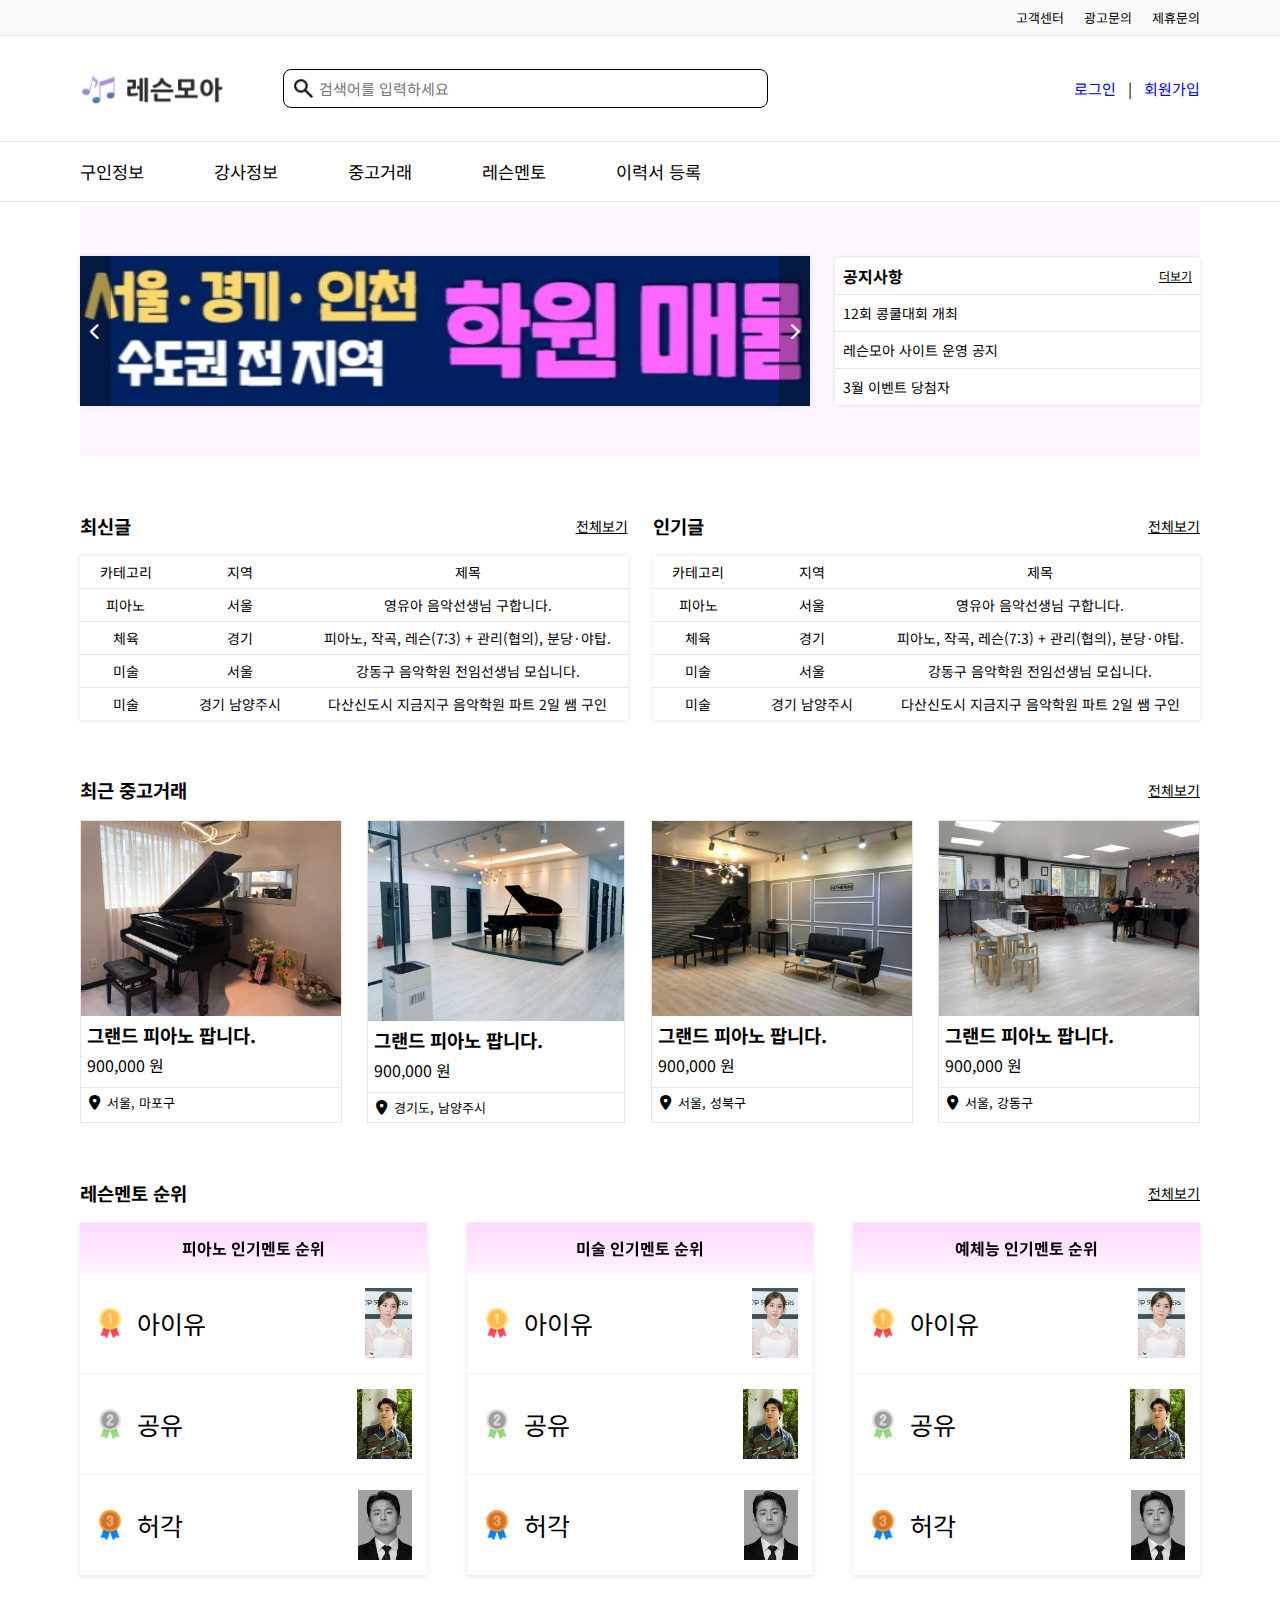
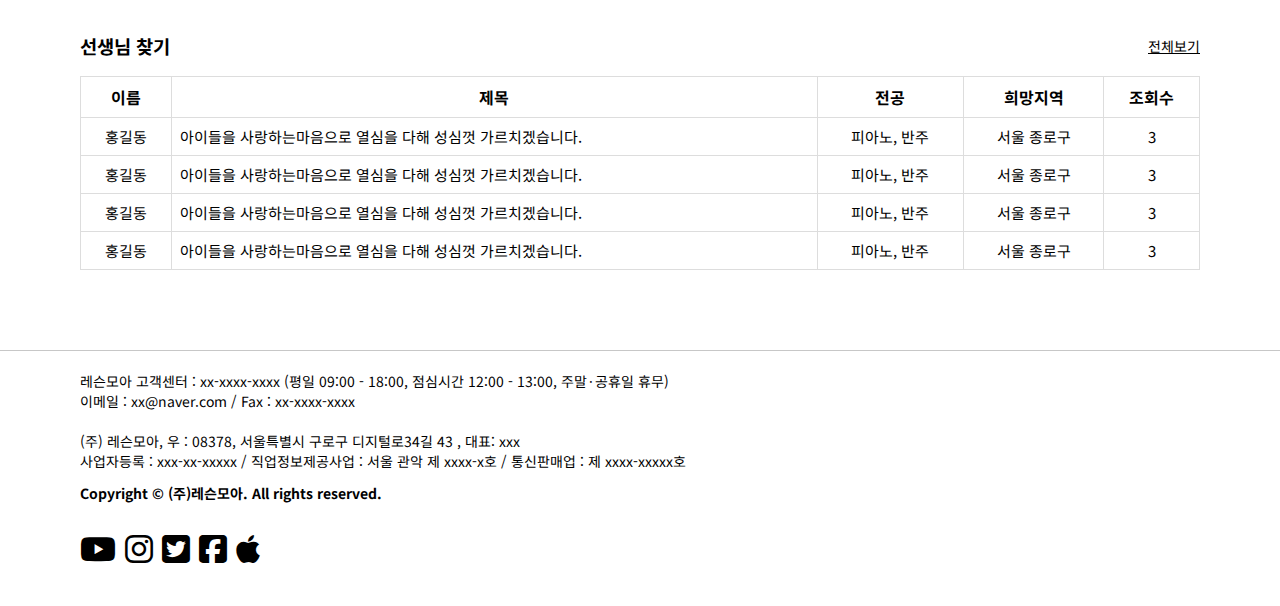
<file: index.html>
<!DOCTYPE html>
<html lang="ko">
  <head>
    <meta charset="UTF-8" />
    <meta name="viewport" content="width=device-width, initial-scale=1.0" />
    <!-- 메인 CSS -->
    <link rel="stylesheet" href="./css/main.css" />
    <!-- 메인JS 불러오기 : 모듈로 불러오기 -->
    <script type="module" src="./js/main.js"></script>
    <title>레슨모아</title>
  </head>

  <body>
    <header>
    <!-- 1. 상단 공통 영역 -->
        <!-- 1-1. lnb 영역 -->
        <div class="lnb"></div>

        <!-- 구분선 -->
        <div class="divider"></div>

        <!-- 1-2. header-info 영역 -->
        <div class="header-info pt-30 pb-30"></div>

        <!-- 구분선 -->
        <div class="divider"></div>

        <!-- 1-3. gnb 영역 -->
        <div class="gnb"></div>
        
        <!-- 구분선 -->
        <div class="divider"></div>
    </header>

      <!-- 2. 메인영역 -->
      <main class="main-area">
        <div class="inner">
          <div class="bn-area">
            <div class="cont-box pt-50 pb-50">
              <div class="col-8">
                <!-- 배너 영역 -->
                <div class="banner inbox">
                  <img src="./images/banner_1.jpg" class="banner-image active" alt="배너1" />
                  <img src="./images/banner_2.png" class="banner-image" alt="배너2" />
                  <img src="./images/banner_3.png" class="banner-image" alt="배너3" />
                  <img src="./images/banner_4.png" class="banner-image" alt="배너4" />
                  <i class="prev fa-solid fa-chevron-left"></i>
                  <i class="next fa-solid fa-chevron-right"></i>
                </div>
              </div>
              <div class="col-4">
                <!-- 공지사항 영역 -->
                <div class="notice inbox">
                  <div class="notice-title">
                    <h4>공지사항</h4>
                    <span> 더보기 </span>
                  </div>
                  <div class="notice-content">
                    <span> 12회 콩쿨대회 개최 </span>
                  </div>
                  <div class="notice-content">
                    <span> 레슨모아 사이트 운영 공지 </span>
                  </div>
                  <div class="notice-content">
                    <span> 3월 이벤트 당첨자 </span>
                  </div>
                </div>
              </div>
            </div>
          </div>
          <!-- 최신글, 인기글 영역 -->
          <div class="cont-box pt-50">
            <div class="col-6">
              <div class="cont-title">
                <h3>최신글</h3>
                <span> 전체보기 </span>
              </div>
              <div class="new-content inbox">
                <div class="new-category">
                  <span>카테고리</span>
                  <span>지역</span>
                  <span>제목</span>
                </div>
                <div class="new-category">
                  <span>피아노</span>
                  <span>서울</span>
                  <span>영유아 음악선생님 구합니다.</span>
                </div>
                <div class="new-category">
                  <span>체육</span>
                  <span>경기</span>
                  <span>피아노, 작곡, 레슨(7:3) + 관리(협의), 분당·야탑.</span>
                </div>
                <div class="new-category">
                  <span>미술</span>
                  <span>서울</span>
                  <span>강동구 음악학원 전임선생님 모십니다.</span>
                </div>
                <div class="new-category">
                  <span>미술</span>
                  <span>경기 남양주시</span>
                  <span>다산신도시 지금지구 음악학원 파트 2일 쌤 구인</span>
                </div>
              </div>
            </div>
            <div class="col-6">
              <div class="cont-title">
                <h3>인기글</h3>
                <span> 전체보기 </span>
              </div>
              <div class="pop-content inbox">
                <div class="pop-category">
                  <span>카테고리</span>
                  <span>지역</span>
                  <span>제목</span>
                </div>
                <div class="pop-category">
                  <span>피아노</span>
                  <span>서울</span>
                  <span>영유아 음악선생님 구합니다.</span>
                </div>
                <div class="pop-category">
                  <span>체육</span>
                  <span>경기</span>
                  <span>피아노, 작곡, 레슨(7:3) + 관리(협의), 분당·야탑.</span>
                </div>
                <div class="pop-category">
                  <span>미술</span>
                  <span>서울</span>
                  <span>강동구 음악학원 전임선생님 모십니다.</span>
                </div>
                <div class="pop-category">
                  <span>미술</span>
                  <span>경기 남양주시</span>
                  <span>다산신도시 지금지구 음악학원 파트 2일 쌤 구인</span>
                </div>
              </div>
            </div>
          </div>

          <!-- 최근 중고거래 영역 -->
          <div class="cont-box pt-50">
            <div class="col-12">
              <div class="cont-title">
                <h3>최근 중고거래</h3>
                <span> 전체보기 </span>
              </div>
              <ul class="products">
                <li class="product">
                  <a href="#">
                    <img src="./images/lesson_1.jpg" alt="피아노 이미지" />
                  </a>
                  <h3>그랜드 피아노 팝니다.</h3>
                  <p class="pay">900,000 원</p>
                  <div class="location">
                    <i class="fa-solid fa-location-dot"></i>
                    <p>서울, 마포구</p>
                  </div>
                </li>
                <li class="product">
                  <a href="#">
                    <img src="./images/lesson_2.jpg" alt="피아노 이미지" />
                  </a>
                  <h3>그랜드 피아노 팝니다.</h3>
                  <p class="pay">900,000 원</p>
                  <div class="location">
                    <i class="fa-solid fa-location-dot"></i>
                    <p>경기도, 남양주시</p>
                  </div>
                </li>
                <li class="product">
                  <a href="#">
                    <img src="./images/lesson_3.jpg" alt="피아노 이미지" />
                  </a>
                  <h3>그랜드 피아노 팝니다.</h3>
                  <p class="pay">900,000 원</p>
                  <div class="location">
                    <i class="fa-solid fa-location-dot"></i>
                    <p>서울, 성북구</p>
                  </div>
                </li>
                <li class="product">
                  <a href="#">
                    <img src="./images/lesson_4.jpg" alt="피아노 이미지" />
                  </a>
                  <h3>그랜드 피아노 팝니다.</h3>
                  <p class="pay">900,000 원</p>
                  <div class="location">
                    <i class="fa-solid fa-location-dot"></i>
                    <p>서울, 강동구</p>
                  </div>
                </li>
              </ul>
            </div>
          </div>
          <!-- 레슨멘토 순위 영역 -->
          <div class="cont-box pt-50">
            <div class="col-12">
              <div class="cont-title">
                <h3>레슨멘토 순위</h3>
                <span> 전체보기 </span>
              </div>
              <div class="mentos">
                <div class="col-4 inbox">
                  <div class="mento-title">
                    <h4>피아노 인기멘토 순위</h4>
                  </div>
                  <div class="mento-cont">
                    <img src="./images/medal-gold.png" alt="금메달" />
                    <span> 아이유 </span>
                    <img src="./images/mento_1.jpg" alt="얼굴사진" />
                  </div>
                  <div class="mento-cont">
                    <img src="./images/medal-silver.png" alt="금메달" />
                    <span> 공유 </span>
                    <img src="./images/mento_4.jpg" alt="얼굴사진" />
                  </div>
                  <div class="mento-cont">
                    <img src="./images/medal-bronze.png" alt="동메달" />
                    <span> 허각 </span>
                    <img src="./images/mento_3.jpg" alt="얼굴사진" />
                  </div>
                </div>
                <div class="col-4 inbox">
                  <div class="mento-title">
                    <h4>미술 인기멘토 순위</h4>
                  </div>
                  <div class="mento-cont">
                    <img src="./images/medal-gold.png" alt="금메달" />
                    <span> 아이유 </span>
                    <img src="./images/mento_1.jpg" alt="얼굴사진" />
                  </div>
                  <div class="mento-cont">
                    <img src="./images/medal-silver.png" alt="금메달" />
                    <span> 공유 </span>
                    <img src="./images/mento_4.jpg" alt="얼굴사진" />
                  </div>
                  <div class="mento-cont">
                    <img src="./images/medal-bronze.png" alt="동메달" />
                    <span> 허각 </span>
                    <img src="./images/mento_3.jpg" alt="얼굴사진" />
                  </div>
                </div>
                <div class="col-4 inbox">
                  <div class="mento-title">
                    <h4>예체능 인기멘토 순위</h4>
                  </div>
                  <div class="mento-cont">
                    <img src="./images/medal-gold.png" alt="금메달" />
                    <span> 아이유 </span>
                    <img src="./images/mento_1.jpg" alt="얼굴사진" />
                  </div>
                  <div class="mento-cont">
                    <img src="./images/medal-silver.png" alt="금메달" />
                    <span> 공유 </span>
                    <img src="./images/mento_4.jpg" alt="얼굴사진" />
                  </div>
                  <div class="mento-cont">
                    <img src="./images/medal-bronze.png" alt="동메달" />
                    <span> 허각 </span>
                    <img src="./images/mento_3.jpg" alt="얼굴사진" />
                  </div>
                </div>
              </div>
            </div>
          </div>
          <!-- 선생님 찾기 영역 -->
          <div class="cont-box pt-50">
            <div class="col-12">
              <div class="cont-title">
                <h3>선생님 찾기</h3>
                <span> 전체보기 </span>
              </div>
              <div class="teacher">
                <table>
                  <thead>
                    <tr>
                      <th>이름</th>
                      <th>제목</th>
                      <th>전공</th>
                      <th>희망지역</th>
                      <th>조회수</th>
                    </tr>
                  </thead>
                  <tbody>
                    <tr>
                      <td>홍길동</td>
                      <td>아이들을 사랑하는마음으로 열심을 다해 성심껏 가르치겠습니다.</td>
                      <td>피아노, 반주</td>
                      <td>서울 종로구</td>
                      <td>3</td>
                    </tr>
                    <tr>
                      <td>홍길동</td>
                      <td>아이들을 사랑하는마음으로 열심을 다해 성심껏 가르치겠습니다.</td>
                      <td>피아노, 반주</td>
                      <td>서울 종로구</td>
                      <td>3</td>
                    </tr>
                    <tr>
                      <td>홍길동</td>
                      <td>아이들을 사랑하는마음으로 열심을 다해 성심껏 가르치겠습니다.</td>
                      <td>피아노, 반주</td>
                      <td>서울 종로구</td>
                      <td>3</td>
                    </tr>
                    <tr>
                      <td>홍길동</td>
                      <td>아이들을 사랑하는마음으로 열심을 다해 성심껏 가르치겠습니다.</td>
                      <td>피아노, 반주</td>
                      <td>서울 종로구</td>
                      <td>3</td>
                    </tr>
                  </tbody>
                </table>
              </div>
            </div>
          </div>
        </div>
      </main>

      <!-- 3. 하단영역 -->
      <footer class="footer-area">
        <div class="inner">
          <div class="footer-info">
            <p>
              레슨모아 고객센터 : xx-xxxx-xxxx (평일 09:00 - 18:00, 점심시간 12:00 - 13:00,
              주말·공휴일 휴무)
              <br />
              이메일 : xx@naver.com / Fax : xx-xxxx-xxxx
              <br /><br />
              (주) 레슨모아, 우 : 08378, 서울특별시 구로구 디지털로34길 43 , 대표: xxx
              <br />
              사업자등록 : xxx-xx-xxxxx / 직업정보제공사업 : 서울 관악 제 xxxx-x호 / 통신판매업 : 제
              xxxx-xxxxx호
              <br />
            </p>
          </div>
          <div class="footer-copyright">Copyright &copy; (주)레슨모아. All rights reserved.</div>
          <div class="footer-social">
            <i class="fa-brands fa-youtube"></i>
            <i class="fa-brands fa-instagram"></i>
            <i class="fa-brands fa-square-twitter"></i>
            <i class="fa-brands fa-square-facebook"></i>
            <i class="fa-brands fa-apple"></i>
          </div>
        </div>
      </footer>
    </div>
  </body>
</html>
</file>
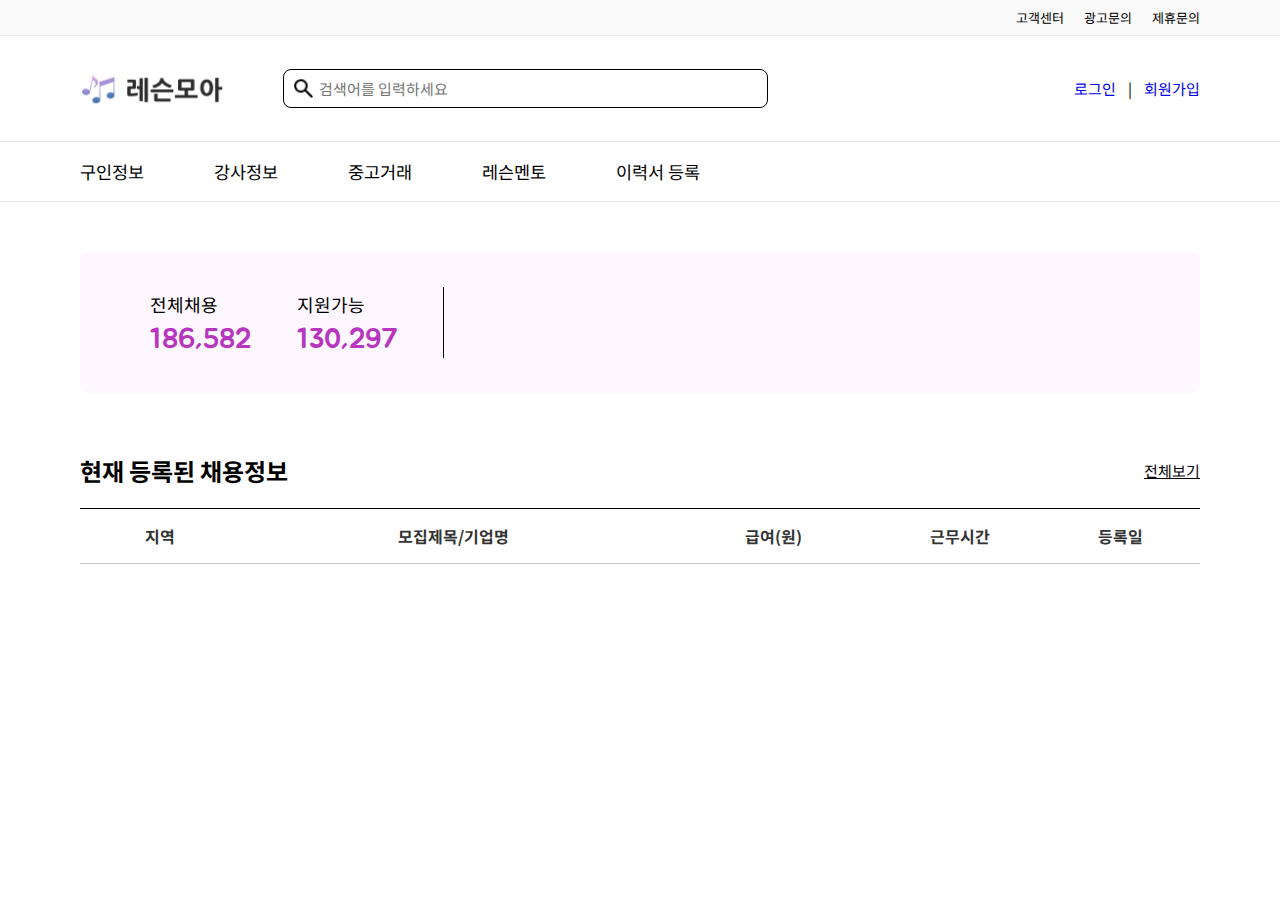
<file: page/subpage1.html>
<!DOCTYPE html>
<html lang="en">
  <head>
    <meta charset="UTF-8" />
    <meta name="viewport" content="width=device-width, initial-scale=1.0" />
    <!-- 메인 CSS -->
    <link rel="stylesheet" href="../css/main.css" />
    <!-- 서브페이지1 JS 불러오기 : 모듈로 불러오기 -->
    <script type="module" src="../js/subpage1.js"></script>
    <title>레슨모아</title>
  </head>

  <body>
    <header>
      <!-- 1. 상단 공통 영역 -->
      <!-- 1-1. lnb 영역 -->
      <div class="lnb"></div>

      <!-- 구분선 -->
      <div class="divider"></div>

      <!-- 1-2. header-info 영역 -->
      <div class="header-info pt-30 pb-30"></div>

      <!-- 구분선 -->
      <div class="divider"></div>

      <!-- 1-3. gnb 영역 -->
      <div class="gnb"></div>

      <!-- 구분선 -->
      <div class="divider"></div>
    </header>

    <div class="inner">
      <!-- 채용정보 페이지 영역 -->
      <section class="job-main-area">
        <div class="job-info-summary">
          <div class="job-info-summary-tc">
            <dl></dl>
            <dl></dl>
            <div class="vertical-divider"></div>
          </div>
        </div>
      </section>
      <section>
        <div class="job-main-title">
          <h2>현재 등록된 채용정보</h2>
          <span> 전체보기 </span>
        </div>
        <div class="job-list-title">
          <span>지역</span>
          <span>모집제목/기업명</span>
          <span>급여(원)</span>
          <span>근무시간</span>
          <span>등록일</span>
        </div>
      </section>
    </div>
  </body>
</html>
</file>
<file: css/main.css>
@charset "utf-8";

/*********************************** 
  * 공통모듈 CSS 
***********************************/
/* Rest CSS */
@import url(./reset.css);

/* Core CSS */
@import url(./core.css);

/* 12 Grid CSS */
@import url(./grid_12_flex.css);

/* Common CSS */
@import url(./common.css);

/*********************************** 
  * 서브페이지 CSS 
***********************************/
@import url(./subpage.css);

/* 공사중표시 */

body * {
  /* outline: 1px dashed plum; */
}

/******************* 1. 상단영역 *******************/

/* 1.1 lnb 영역 */
.lnb {
  background-color: rgb(250, 250, 250);
}

.top-menu {
  display: flex;
  justify-content: flex-end;
  line-height: 35px;
}

.top-menu a {
  font-size: 13px;
  margin-left: 20px;
  color: black;
}

/* 1.2 header-info 영역 */
.header-info .logo img {
  height: 45px;
  vertical-align: middle;
}

.header-info .search .search-input {
  width: 100%;
  height: 35px;
  border-radius: 8px;
  border: 1px solid black;
  background-image: url("../images/search.png");
  background-size: 25px;
  background-position: 7px center;
  background-repeat: no-repeat;
  padding-left: 35px;
  font-size: 15px;
}

.header-info .auth {
  display: flex;
  justify-content: end;
}

.header-info .auth span {
  font-size: 15px;
  margin-left: 5px;
}

.header-info .auth span a:hover {
  color: #4875ef;
}

.header-info .auth .hr {
  padding: 0 7px;
}

/* 1.3 gnb 영역 */
.gnb-menu {
  display: flex !important;
  align-items: center;
}

.gnb-menu ul {
  display: flex;
  white-space: nowrap;
}

/* gnb-menu 상위메뉴 마지막 li */
.gnb-menu ul li:last-child {
  margin-left: auto;
}

/* gnb-menu 상위메뉴요소 */
.gnb-menu ul li a {
  color: black;
  font-size: 17px;
}

/* gnb-menu 상위메뉴요소 hover 시*/
.gnb-menu > ul > li > a:hover {
  color: #2d65f2;
}

/* gnb-menu 상위메뉴 요소의 a만 선택 (하위요소 a 미선택) */
.gnb-menu > ul > li > a {
  padding: 17px 70px;
  font-size: 17.5px;
}

/* gnb-menu 상위메뉴 요소의 첫번째 a */
.gnb-menu > ul > li > a:first-child {
  padding-left: 0px;
}

/* gnb-menu 상위메뉴 요소의 마지막 a */
.gnb-menu > ul > li > a:last-child {
  padding-right: 0px;
}

/* gnb-menu 상위,하위 a요소 */
.gnb-menu a {
  display: block;
}

/* 상위메뉴만 적용하기 
직계자식(>)선택으로 상위메뉴만 선택함 */
.gnb-menu ul > li {
  position: relative;
}

/* gnb-menu 하위메뉴 */
.smenu {
  position: absolute;
  left: 50%;
  transform: translateX(-80%);
  width: 120px;
  background-color: white;
  line-height: 30px;
  max-height: 0;
  overflow: hidden;
  z-index: 1000;
}

/* 상위li오버시 서브메뉴 보이기 */
.gnb-menu ul > li:hover .smenu {
  max-height: 210px;
  box-shadow: 0 0 5px rgb(226, 226, 226);
}

/* 하위메뉴 리스트들 */
.smenu ol {
  text-align: center;
}

/* 하위메뉴 li 요소 */
.smenu ol li {
  opacity: 0;
  transition: all 0.4s;
}

/* 하위메뉴 a 요소 */
.smenu ol li a {
  padding: 6%;
  font-size: 14.5px;
  color: rgb(63, 63, 63);
}

/* 하위메뉴 오버시 */
.gnb-menu ul > li:hover .smenu li {
  opacity: 1;
}

/* 하위메뉴 li요소에 오버시 */
.gnb-menu ul > li .smenu li:hover {
  background-color: rgb(245, 245, 245);
}

/* 하위메뉴 a요소에 오버시 */
.gnb-menu ul > li .smenu li a:hover {
  color: rgb(84, 84, 84);
  font-weight: bold;
}

/* 스크롤을 내릴 때 fixed로 변하는 헤더 스타일 */
.header-fixed {
  position: fixed;
  top: 0;
  left: 0;
  width: 100%;
  background-color: #ffffff; /* 원하는 배경색으로 변경 */
  z-index: 1000; /* 다른 요소 위에 표시하기 위해 z-index 설정 */
  box-shadow: 0 2px 4px rgba(0, 0, 0, 0.1); /* 그림자 효과 추가 */
}

/* 스크롤시 상단 홈아이콘 출력 */
.homeIcon {
  font-size: 20px;
  color: rgb(52, 52, 52);
  margin-right: 60px;
}

/******************* 메인영역 *******************/

/* 배너 이미지 */

.bn-area {
  margin-top: 4px;
  background: #fdf6ff;
}

.banner {
  position: relative;
  height: 150px;
  overflow: hidden;
}

.banner img {
  width: 100%;
  height: 100%;
  position: absolute;
  top: 0;
  left: 0;
  opacity: 0;
  transition: opacity 0.5s ease-in-out;
}

.banner img.active {
  opacity: 1;
}

.banner i {
  color: #fff;
  font-weight: bold;
  font-size: 17px !important;
}

.banner .prev,
.banner .next {
  position: absolute;
  top: 50%;
  transform: translateY(-50%);
  z-index: 1;
  font-size: 20px;
  cursor: pointer;
  background-color: rgba(8, 8, 8, 0.342); /* 투명도 추가 */
  padding: 10px; /* 화살표 내부 여백 추가 */
  height: 100%; /* 전체 높이에 맞게 설정 */
  display: flex; /* 화살표를 수직 중앙 정렬하기 위해 flex 사용 */
  align-items: center; /* 수직 중앙 정렬 */
}

.banner .prev {
  left: 0;
}

.banner .next {
  right: 0;
}

/* 공지사항 영역 */
.notice {
  background-color: white;
}

/* 공지사항 타이틀 */
.notice .notice-title {
  display: flex;
  justify-content: space-between;
  align-items: center;
  border-bottom: 1px solid rgba(0, 0, 0, 0.1);
  padding: 6px 0;
}

.notice .notice-title h4 {
  padding: 0 8px;
}

.notice .notice-title span {
  font-size: 12px;
  text-decoration: underline;
  padding: 0 8px;
}

.notice .notice-content {
  font-size: 14px;
  padding: 8px 8px;
}

.notice .notice-content:nth-child(n):not(:last-child) {
  border-bottom: 1px solid rgba(0, 0, 0, 0.1);
}

/* 최신글, 인기글 영역 */
.cont-title {
  display: flex;
  justify-content: space-between;
  align-items: center;
  line-height: 40px;
  padding-bottom: 10px;
}

.cont-title span {
  font-size: 14px;
  text-decoration: underline;
}

.new-content .new-category,
.pop-content .pop-category {
  display: flex;
  text-align: center;
  text-overflow: ellipsis;
  padding: 6px 0;
  font-size: 14px;
  overflow: hidden;
  text-overflow: ellipsis;
  /* white-space: nowrap; */
}

.new-content .new-category:nth-child(n):not(:last-child),
.pop-content .pop-category:nth-child(n):not(:last-child) {
  border-bottom: 1px solid rgba(0, 0, 0, 0.1);
}

.new-content .new-category span:nth-child(1),
.pop-content .pop-category span:nth-child(1) {
  flex: 2;
}

.new-content .new-category span:nth-child(2),
.pop-content .pop-category span:nth-child(2) {
  flex: 3;
}

.new-content .new-category span:nth-child(3),
.pop-content .pop-category span:nth-child(3) {
  flex: 7;
}

/* 상품 목록 */

/* 최근 중고거래 상품 다중박스 */
.products {
  display: flex;
  justify-content: space-between;
}

/* 최근 중고거래 상품 단일박스 */
.product {
  border: 1px solid #e7e7e7;
}

/* 최근 중고거래 상품 이미지 */
.product img {
  width: 100%;
  max-width: 260px;
  max-height: 200px;
}

/* 최근 중고거래 상품 텍스트 전체 */
.product h3,
.product p {
  padding-left: 6px;
}

.product .pay {
  padding: 5px 0 10px 6px;
  border-bottom: 1px solid #e7e7e7;
}

.product .location {
  display: flex;
  align-items: center;
}

.product .location i {
  padding: 0 1px 0 8px;
  font-size: 15px;
}

.product .location p {
  padding: 5px 0 5px 6px;
  font-size: 13px;
}

.mentos {
  display: flex;
  justify-content: space-between;
  gap: 40px !important;
}

.mento-title {
  text-align: center;
  line-height: 50px;
  filter: brightness(120%);
  background: linear-gradient(to bottom, #ca72d954, rgb(229 196 225 / 63%));
}

.mento-cont {
  display: flex;
  align-items: center;
  padding: 15px;
  border-bottom: 1px solid #efefef;
}

.mento-cont span {
  font-size: 25px;
}

.mento-cont img:nth-child(1) {
  max-height: 30px;
  margin-right: 12px;
}

.mento-cont img:nth-child(3) {
  max-height: 70px;
  margin-left: auto;
}

.teacher table {
  width: 100%;
  border-collapse: collapse;
  text-align: center;
}

.teacher th,
.teacher td {
  border: 1px solid #ddd;
  padding: 8px;
}

.teacher td {
  font-size: 15px;
}

.teacher td:nth-child(2) {
  text-align: left;
}

/****************** 하단영역 *******************/
.footer-area {
  border-top: 1px solid #c7c7c7;
  margin: 80px 0 40px 0;
}

.footer-info {
  margin-top: 20px;
  font-size: 14px;
}

.footer-copyright {
  padding-top: 12px;
  font-size: 14px;
  font-weight: bold;
}

.footer-social i {
  padding: 30px 5px 0 0;
  font-size: 32px;
}

/******* 테스트 코드 영역 ********/
</file>
